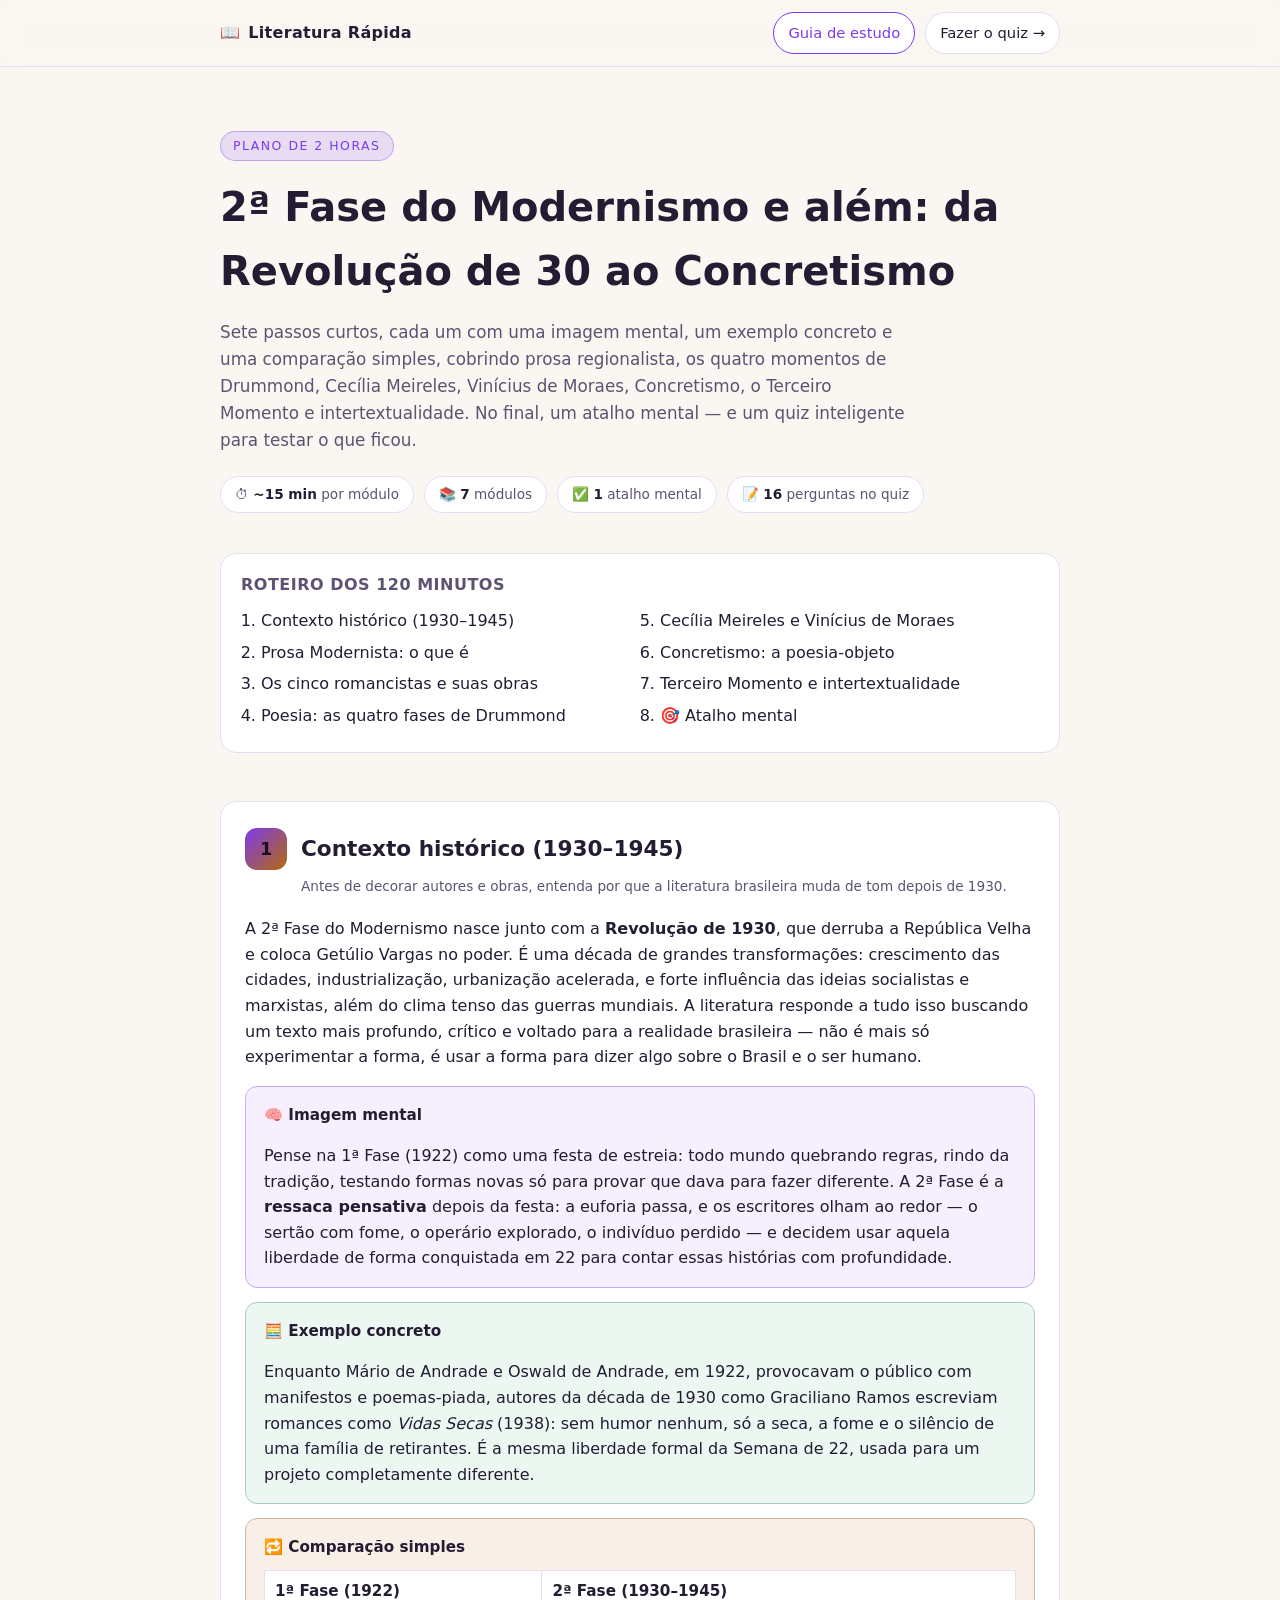
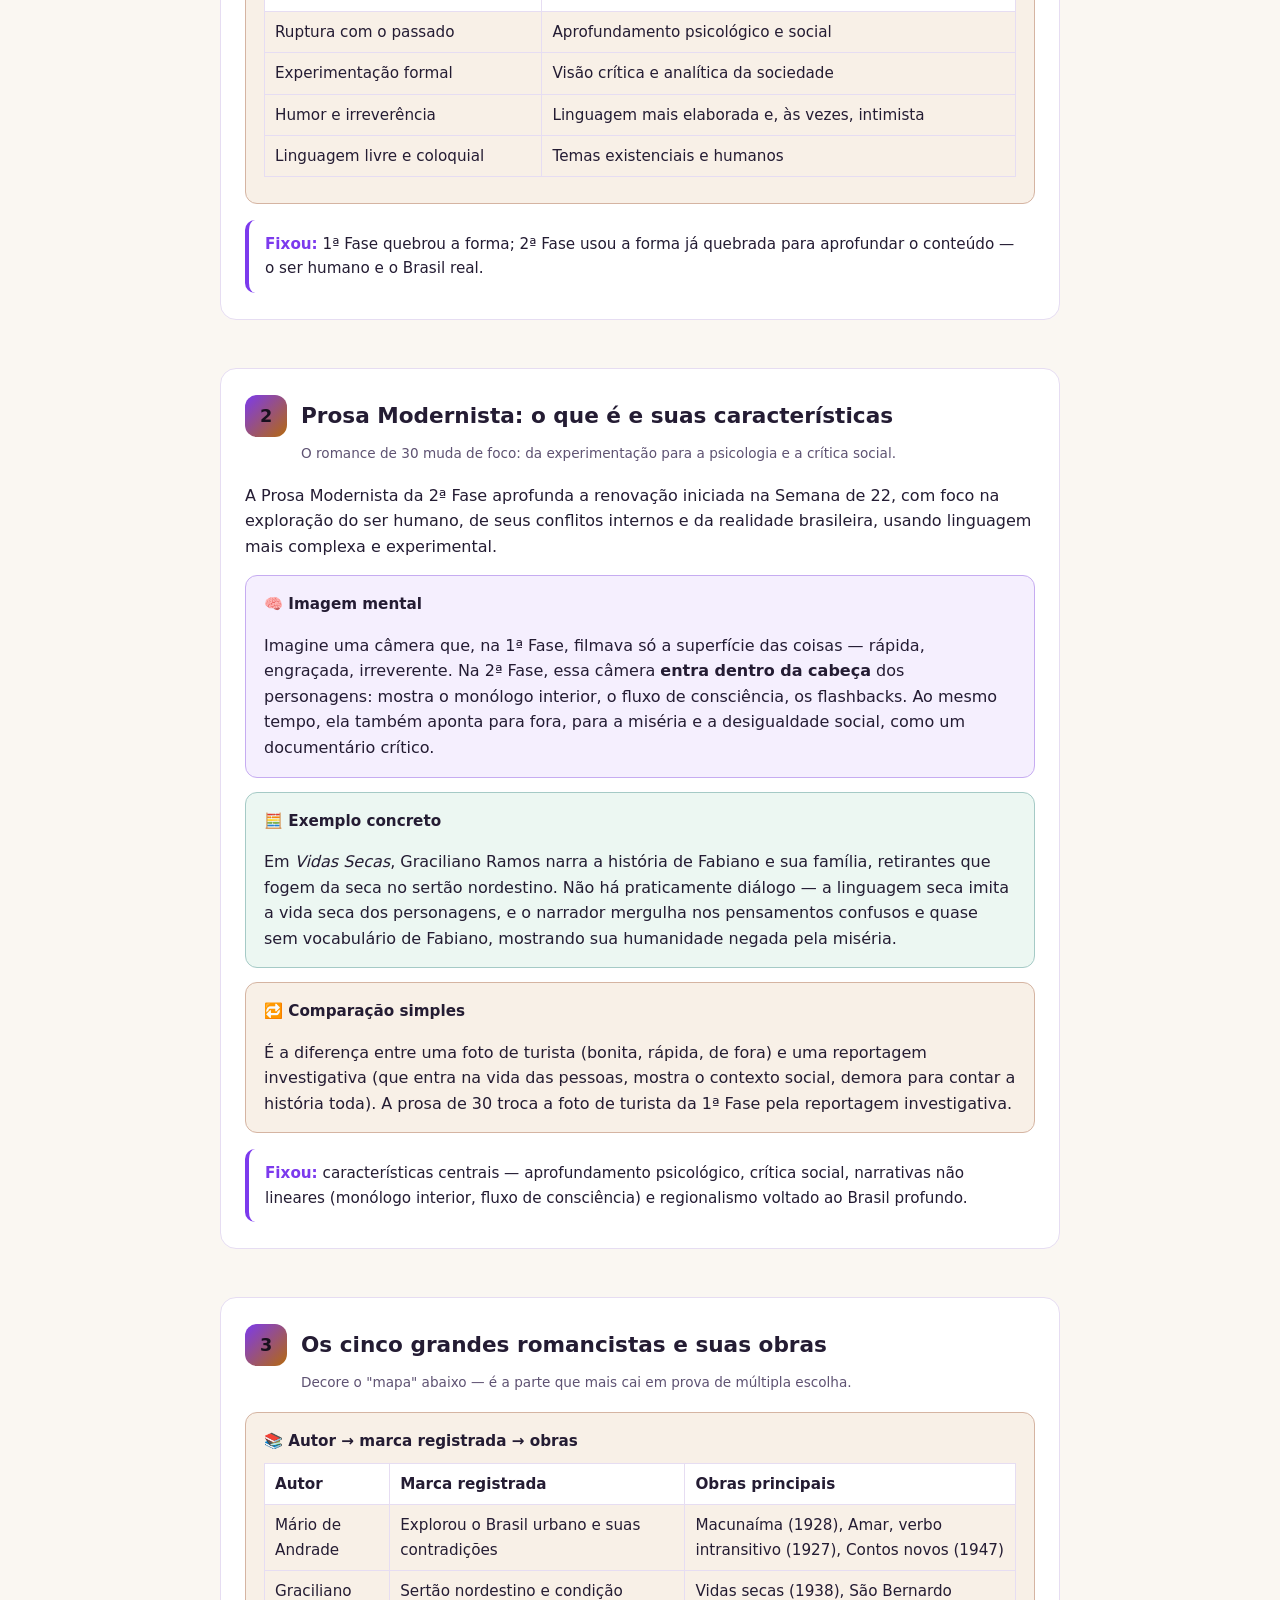
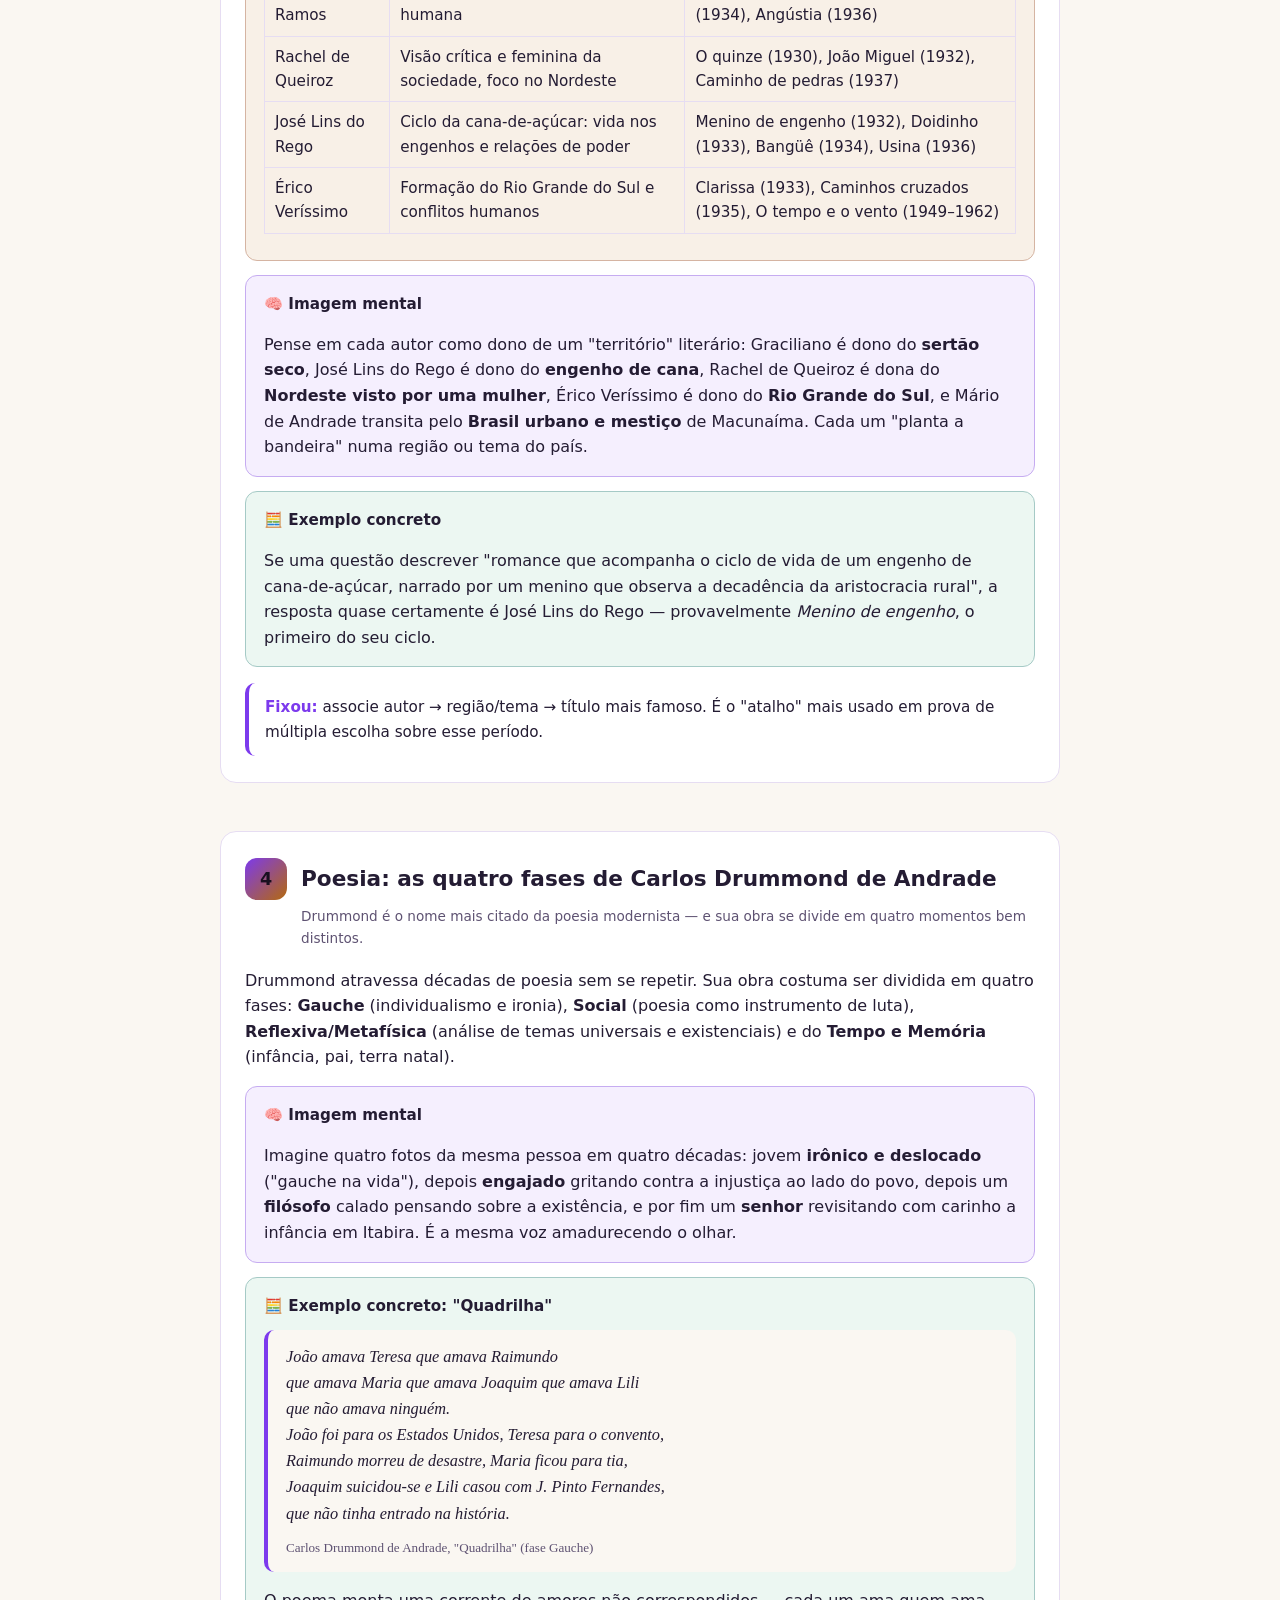
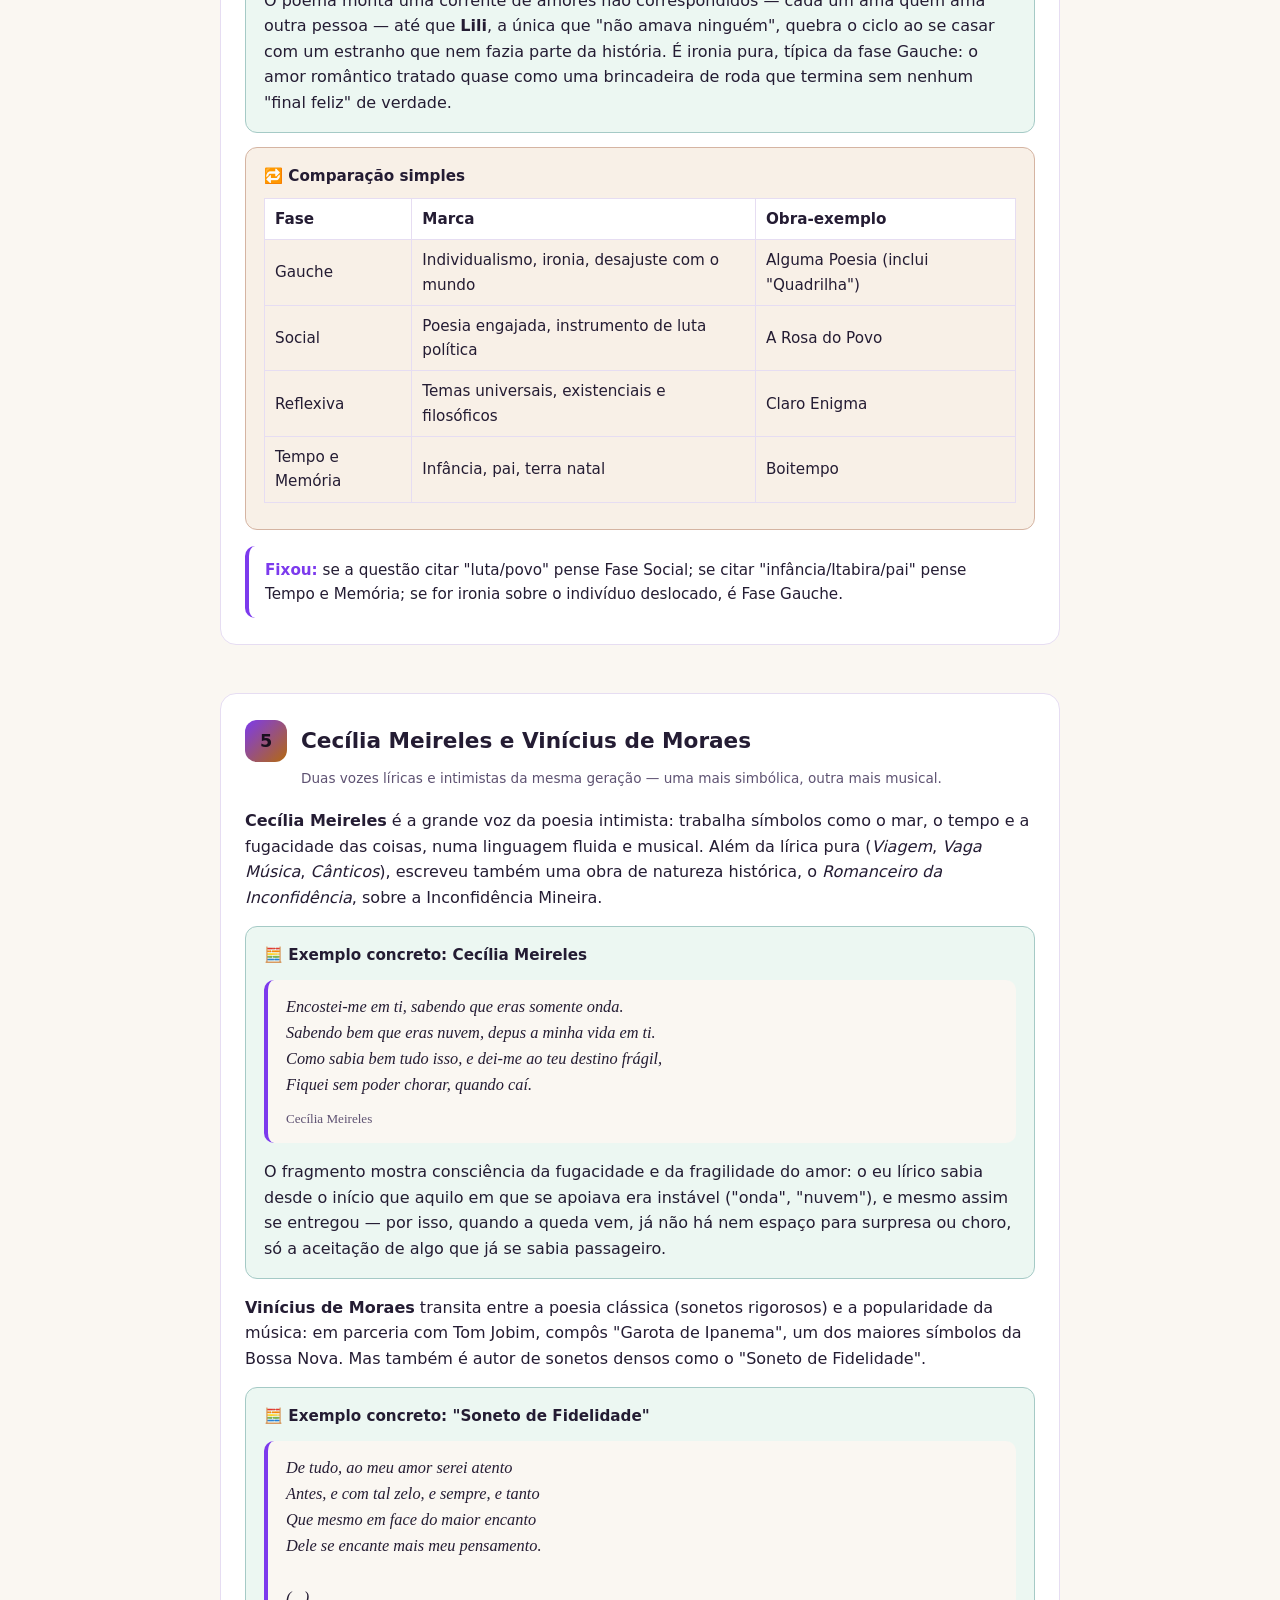
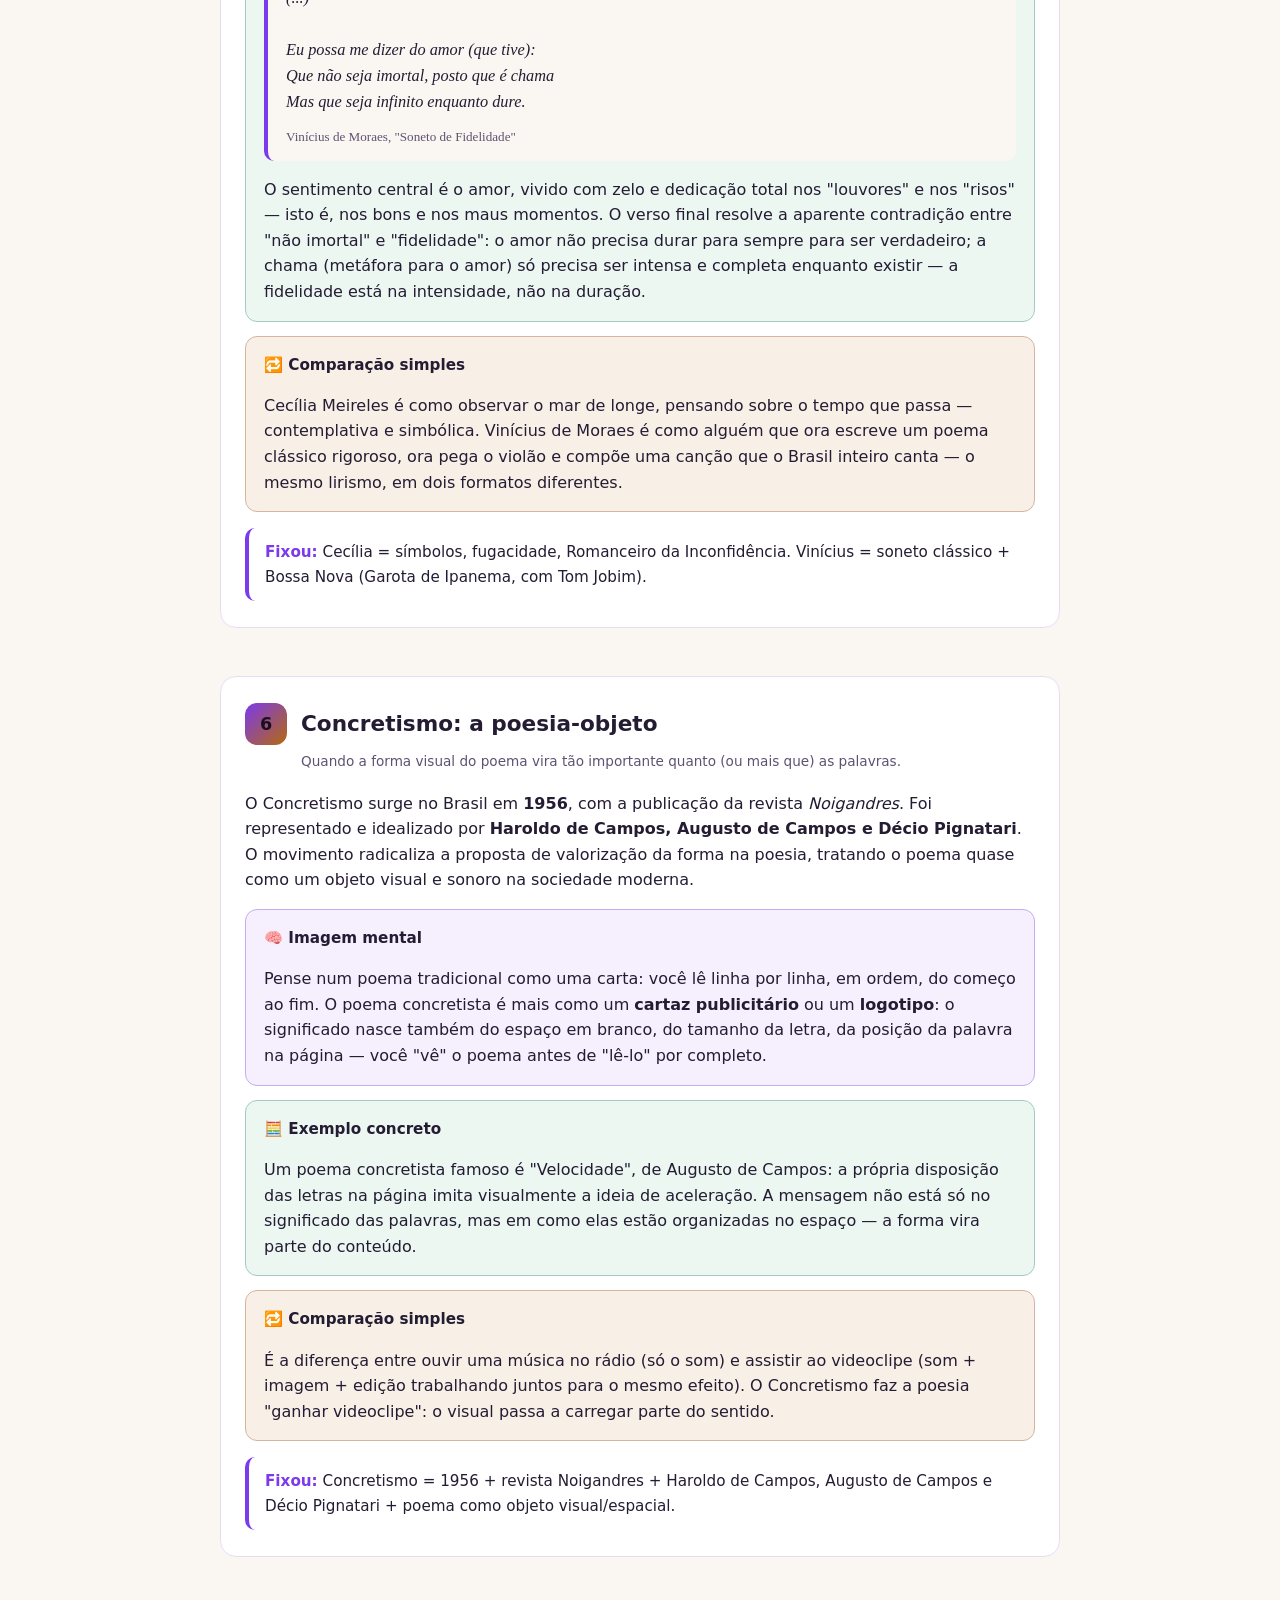
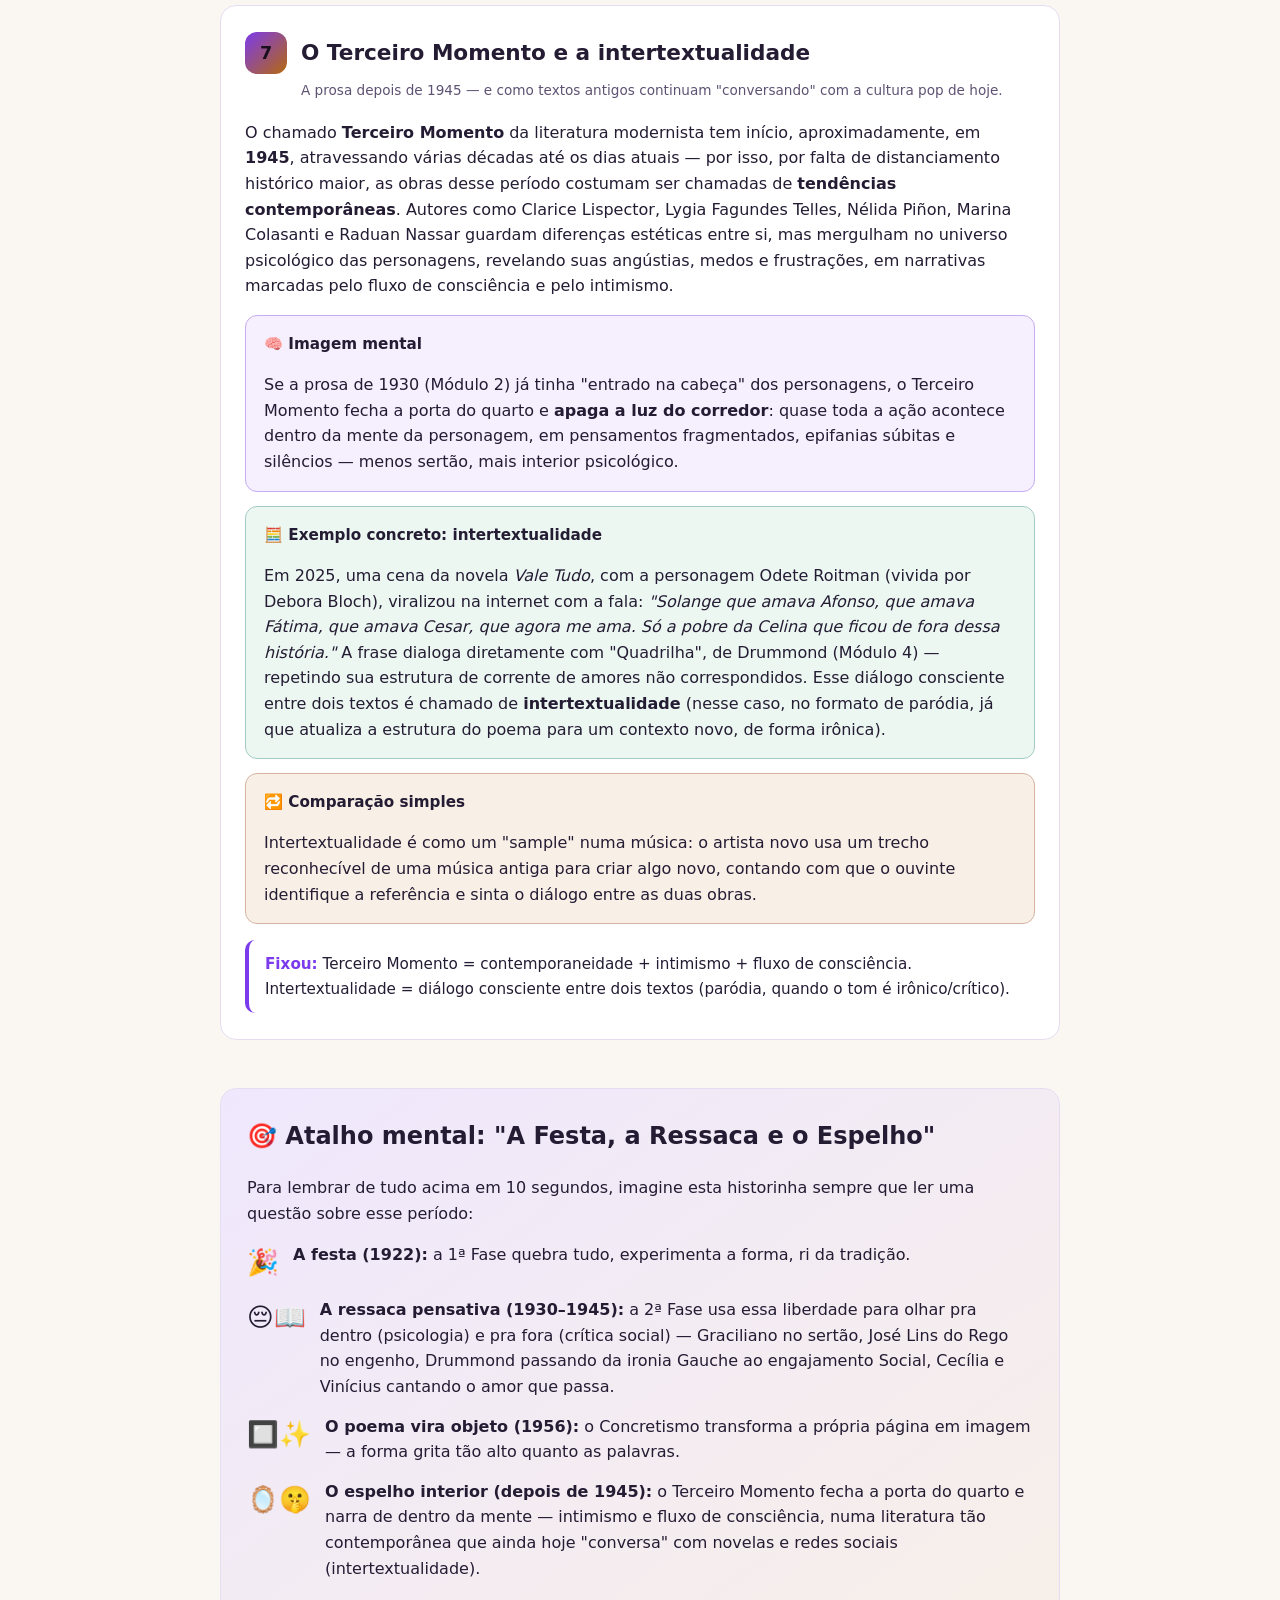
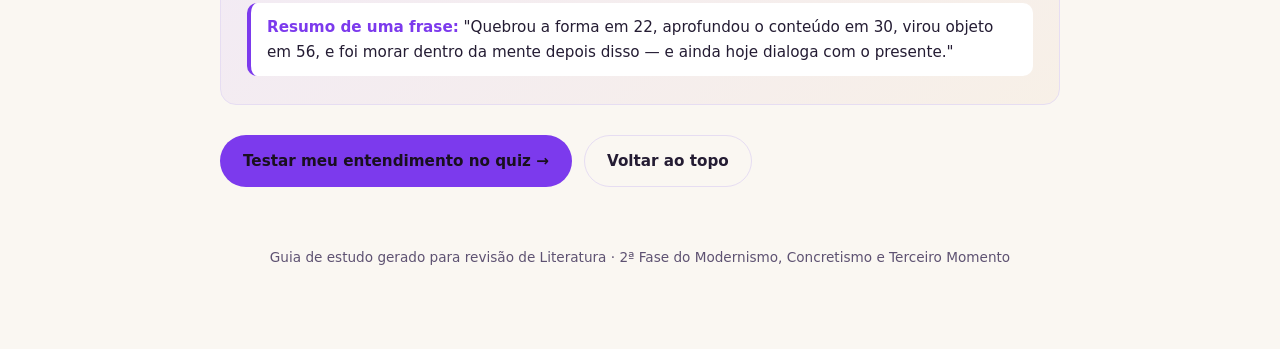
<file: index.html>
<!doctype html>
<html lang="pt-BR">
<head>
<meta charset="UTF-8" />
<meta name="viewport" content="width=device-width, initial-scale=1.0" />
<title>Modernismo Brasileiro em 2 Horas — Guia de Estudo</title>
<meta name="description" content="Guia rápido da 2ª Fase do Modernismo brasileiro: prosa regionalista/intimista, poesia de Drummond, Cecília Meireles e Vinícius de Moraes, Concretismo e o Terceiro Momento — com imagens mentais, exemplos e um atalho mental." />
<link rel="stylesheet" href="style.css" />
</head>
<body>

<div class="top-nav">
  <div class="top-nav-inner">
    <a class="brand" href="index.html"><span class="spark">📖</span> Literatura Rápida</a>
    <div class="nav-links">
      <a href="index.html" class="active">Guia de estudo</a>
      <a href="quiz.html">Fazer o quiz →</a>
    </div>
  </div>
</div>

<div class="wrap">

  <header class="hero">
    <span class="kicker">Plano de 2 horas</span>
    <h1>2ª Fase do Modernismo e além: da Revolução de 30 ao Concretismo</h1>
    <p class="subtitle">Sete passos curtos, cada um com uma imagem mental, um exemplo concreto e uma comparação simples, cobrindo prosa regionalista, os quatro momentos de Drummond, Cecília Meireles, Vinícius de Moraes, Concretismo, o Terceiro Momento e intertextualidade. No final, um atalho mental — e um quiz inteligente para testar o que ficou.</p>

    <div class="timebar">
      <span class="pill">⏱ <b>~15 min</b> por módulo</span>
      <span class="pill">📚 <b>7</b> módulos</span>
      <span class="pill">✅ <b>1</b> atalho mental</span>
      <span class="pill">📝 <b>16</b> perguntas no quiz</span>
    </div>
  </header>

  <nav class="toc" aria-label="Sumário">
    <h2>Roteiro dos 120 minutos</h2>
    <ol>
      <li><a href="#m1">Contexto histórico (1930–1945)</a></li>
      <li><a href="#m2">Prosa Modernista: o que é</a></li>
      <li><a href="#m3">Os cinco romancistas e suas obras</a></li>
      <li><a href="#m4">Poesia: as quatro fases de Drummond</a></li>
      <li><a href="#m5">Cecília Meireles e Vinícius de Moraes</a></li>
      <li><a href="#m6">Concretismo: a poesia-objeto</a></li>
      <li><a href="#m7">Terceiro Momento e intertextualidade</a></li>
      <li><a href="#atalho">🎯 Atalho mental</a></li>
    </ol>
  </nav>

  <!-- MODULE 1 -->
  <section class="module" id="m1">
    <div class="module-head">
      <div class="module-num">1</div>
      <h2>Contexto histórico (1930–1945)</h2>
    </div>
    <p class="module-tag">Antes de decorar autores e obras, entenda por que a literatura brasileira muda de tom depois de 1930.</p>

    <p>A 2ª Fase do Modernismo nasce junto com a <b>Revolução de 1930</b>, que derruba a República Velha e coloca Getúlio Vargas no poder. É uma década de grandes transformações: crescimento das cidades, industrialização, urbanização acelerada, e forte influência das ideias socialistas e marxistas, além do clima tenso das guerras mundiais. A literatura responde a tudo isso buscando um texto mais profundo, crítico e voltado para a realidade brasileira — não é mais só experimentar a forma, é usar a forma para dizer algo sobre o Brasil e o ser humano.</p>

    <div class="box image">
      <h3>🧠 Imagem mental</h3>
      <p>Pense na 1ª Fase (1922) como uma festa de estreia: todo mundo quebrando regras, rindo da tradição, testando formas novas só para provar que dava para fazer diferente. A 2ª Fase é a <b>ressaca pensativa</b> depois da festa: a euforia passa, e os escritores olham ao redor — o sertão com fome, o operário explorado, o indivíduo perdido — e decidem usar aquela liberdade de forma conquistada em 22 para contar essas histórias com profundidade.</p>
    </div>

    <div class="box example">
      <h3>🧮 Exemplo concreto</h3>
      <p>Enquanto Mário de Andrade e Oswald de Andrade, em 1922, provocavam o público com manifestos e poemas-piada, autores da década de 1930 como Graciliano Ramos escreviam romances como <i>Vidas Secas</i> (1938): sem humor nenhum, só a seca, a fome e o silêncio de uma família de retirantes. É a mesma liberdade formal da Semana de 22, usada para um projeto completamente diferente.</p>
    </div>

    <div class="box compare">
      <h3>🔁 Comparação simples</h3>
      <div class="table-wrap"><table class="compare-table">
        <tr><th>1ª Fase (1922)</th><th>2ª Fase (1930–1945)</th></tr>
        <tr><td>Ruptura com o passado</td><td>Aprofundamento psicológico e social</td></tr>
        <tr><td>Experimentação formal</td><td>Visão crítica e analítica da sociedade</td></tr>
        <tr><td>Humor e irreverência</td><td>Linguagem mais elaborada e, às vezes, intimista</td></tr>
        <tr><td>Linguagem livre e coloquial</td><td>Temas existenciais e humanos</td></tr>
      </table></div>
    </div>

    <div class="recall"><b>Fixou:</b> 1ª Fase quebrou a forma; 2ª Fase usou a forma já quebrada para aprofundar o conteúdo — o ser humano e o Brasil real.</div>
  </section>

  <!-- MODULE 2 -->
  <section class="module" id="m2">
    <div class="module-head">
      <div class="module-num">2</div>
      <h2>Prosa Modernista: o que é e suas características</h2>
    </div>
    <p class="module-tag">O romance de 30 muda de foco: da experimentação para a psicologia e a crítica social.</p>

    <p>A Prosa Modernista da 2ª Fase aprofunda a renovação iniciada na Semana de 22, com foco na exploração do ser humano, de seus conflitos internos e da realidade brasileira, usando linguagem mais complexa e experimental.</p>

    <div class="box image">
      <h3>🧠 Imagem mental</h3>
      <p>Imagine uma câmera que, na 1ª Fase, filmava só a superfície das coisas — rápida, engraçada, irreverente. Na 2ª Fase, essa câmera <b>entra dentro da cabeça</b> dos personagens: mostra o monólogo interior, o fluxo de consciência, os flashbacks. Ao mesmo tempo, ela também aponta para fora, para a miséria e a desigualdade social, como um documentário crítico.</p>
    </div>

    <div class="box example">
      <h3>🧮 Exemplo concreto</h3>
      <p>Em <i>Vidas Secas</i>, Graciliano Ramos narra a história de Fabiano e sua família, retirantes que fogem da seca no sertão nordestino. Não há praticamente diálogo — a linguagem seca imita a vida seca dos personagens, e o narrador mergulha nos pensamentos confusos e quase sem vocabulário de Fabiano, mostrando sua humanidade negada pela miséria.</p>
    </div>

    <div class="box compare">
      <h3>🔁 Comparação simples</h3>
      <p>É a diferença entre uma foto de turista (bonita, rápida, de fora) e uma reportagem investigativa (que entra na vida das pessoas, mostra o contexto social, demora para contar a história toda). A prosa de 30 troca a foto de turista da 1ª Fase pela reportagem investigativa.</p>
    </div>

    <div class="recall"><b>Fixou:</b> características centrais — aprofundamento psicológico, crítica social, narrativas não lineares (monólogo interior, fluxo de consciência) e regionalismo voltado ao Brasil profundo.</div>
  </section>

  <!-- MODULE 3 -->
  <section class="module" id="m3">
    <div class="module-head">
      <div class="module-num">3</div>
      <h2>Os cinco grandes romancistas e suas obras</h2>
    </div>
    <p class="module-tag">Decore o "mapa" abaixo — é a parte que mais cai em prova de múltipla escolha.</p>

    <div class="box compare">
      <h3>📚 Autor → marca registrada → obras</h3>
      <div class="table-wrap"><table class="compare-table">
        <tr><th>Autor</th><th>Marca registrada</th><th>Obras principais</th></tr>
        <tr><td>Mário de Andrade</td><td>Explorou o Brasil urbano e suas contradições</td><td>Macunaíma (1928), Amar, verbo intransitivo (1927), Contos novos (1947)</td></tr>
        <tr><td>Graciliano Ramos</td><td>Sertão nordestino e condição humana</td><td>Vidas secas (1938), São Bernardo (1934), Angústia (1936)</td></tr>
        <tr><td>Rachel de Queiroz</td><td>Visão crítica e feminina da sociedade, foco no Nordeste</td><td>O quinze (1930), João Miguel (1932), Caminho de pedras (1937)</td></tr>
        <tr><td>José Lins do Rego</td><td>Ciclo da cana-de-açúcar: vida nos engenhos e relações de poder</td><td>Menino de engenho (1932), Doidinho (1933), Bangüê (1934), Usina (1936)</td></tr>
        <tr><td>Érico Veríssimo</td><td>Formação do Rio Grande do Sul e conflitos humanos</td><td>Clarissa (1933), Caminhos cruzados (1935), O tempo e o vento (1949–1962)</td></tr>
      </table></div>
    </div>

    <div class="box image">
      <h3>🧠 Imagem mental</h3>
      <p>Pense em cada autor como dono de um "território" literário: Graciliano é dono do <b>sertão seco</b>, José Lins do Rego é dono do <b>engenho de cana</b>, Rachel de Queiroz é dona do <b>Nordeste visto por uma mulher</b>, Érico Veríssimo é dono do <b>Rio Grande do Sul</b>, e Mário de Andrade transita pelo <b>Brasil urbano e mestiço</b> de Macunaíma. Cada um "planta a bandeira" numa região ou tema do país.</p>
    </div>

    <div class="box example">
      <h3>🧮 Exemplo concreto</h3>
      <p>Se uma questão descrever "romance que acompanha o ciclo de vida de um engenho de cana-de-açúcar, narrado por um menino que observa a decadência da aristocracia rural", a resposta quase certamente é José Lins do Rego — provavelmente <i>Menino de engenho</i>, o primeiro do seu ciclo.</p>
    </div>

    <div class="recall"><b>Fixou:</b> associe autor → região/tema → título mais famoso. É o "atalho" mais usado em prova de múltipla escolha sobre esse período.</div>
  </section>

  <!-- MODULE 4 -->
  <section class="module" id="m4">
    <div class="module-head">
      <div class="module-num">4</div>
      <h2>Poesia: as quatro fases de Carlos Drummond de Andrade</h2>
    </div>
    <p class="module-tag">Drummond é o nome mais citado da poesia modernista — e sua obra se divide em quatro momentos bem distintos.</p>

    <p>Drummond atravessa décadas de poesia sem se repetir. Sua obra costuma ser dividida em quatro fases: <b>Gauche</b> (individualismo e ironia), <b>Social</b> (poesia como instrumento de luta), <b>Reflexiva/Metafísica</b> (análise de temas universais e existenciais) e do <b>Tempo e Memória</b> (infância, pai, terra natal).</p>

    <div class="box image">
      <h3>🧠 Imagem mental</h3>
      <p>Imagine quatro fotos da mesma pessoa em quatro décadas: jovem <b>irônico e deslocado</b> ("gauche na vida"), depois <b>engajado</b> gritando contra a injustiça ao lado do povo, depois um <b>filósofo</b> calado pensando sobre a existência, e por fim um <b>senhor</b> revisitando com carinho a infância em Itabira. É a mesma voz amadurecendo o olhar.</p>
    </div>

    <div class="box example">
      <h3>🧮 Exemplo concreto: "Quadrilha"</h3>
      <div class="poem">João amava Teresa que amava Raimundo
que amava Maria que amava Joaquim que amava Lili
que não amava ninguém.
João foi para os Estados Unidos, Teresa para o convento,
Raimundo morreu de desastre, Maria ficou para tia,
Joaquim suicidou-se e Lili casou com J. Pinto Fernandes,
que não tinha entrado na história.<span class="credit">Carlos Drummond de Andrade, "Quadrilha" (fase Gauche)</span></div>
      <p>O poema monta uma corrente de amores não correspondidos — cada um ama quem ama outra pessoa — até que <b>Lili</b>, a única que "não amava ninguém", quebra o ciclo ao se casar com um estranho que nem fazia parte da história. É ironia pura, típica da fase Gauche: o amor romântico tratado quase como uma brincadeira de roda que termina sem nenhum "final feliz" de verdade.</p>
    </div>

    <div class="box compare">
      <h3>🔁 Comparação simples</h3>
      <div class="table-wrap"><table class="compare-table">
        <tr><th>Fase</th><th>Marca</th><th>Obra-exemplo</th></tr>
        <tr><td>Gauche</td><td>Individualismo, ironia, desajuste com o mundo</td><td>Alguma Poesia (inclui "Quadrilha")</td></tr>
        <tr><td>Social</td><td>Poesia engajada, instrumento de luta política</td><td>A Rosa do Povo</td></tr>
        <tr><td>Reflexiva</td><td>Temas universais, existenciais e filosóficos</td><td>Claro Enigma</td></tr>
        <tr><td>Tempo e Memória</td><td>Infância, pai, terra natal</td><td>Boitempo</td></tr>
      </table></div>
    </div>

    <div class="recall"><b>Fixou:</b> se a questão citar "luta/povo" pense Fase Social; se citar "infância/Itabira/pai" pense Tempo e Memória; se for ironia sobre o indivíduo deslocado, é Fase Gauche.</div>
  </section>

  <!-- MODULE 5 -->
  <section class="module" id="m5">
    <div class="module-head">
      <div class="module-num">5</div>
      <h2>Cecília Meireles e Vinícius de Moraes</h2>
    </div>
    <p class="module-tag">Duas vozes líricas e intimistas da mesma geração — uma mais simbólica, outra mais musical.</p>

    <p><b>Cecília Meireles</b> é a grande voz da poesia intimista: trabalha símbolos como o mar, o tempo e a fugacidade das coisas, numa linguagem fluida e musical. Além da lírica pura (<i>Viagem</i>, <i>Vaga Música</i>, <i>Cânticos</i>), escreveu também uma obra de natureza histórica, o <i>Romanceiro da Inconfidência</i>, sobre a Inconfidência Mineira.</p>

    <div class="box example">
      <h3>🧮 Exemplo concreto: Cecília Meireles</h3>
      <div class="poem">Encostei-me em ti, sabendo que eras somente onda.
Sabendo bem que eras nuvem, depus a minha vida em ti.
Como sabia bem tudo isso, e dei-me ao teu destino frágil,
Fiquei sem poder chorar, quando caí.<span class="credit">Cecília Meireles</span></div>
      <p>O fragmento mostra consciência da fugacidade e da fragilidade do amor: o eu lírico sabia desde o início que aquilo em que se apoiava era instável ("onda", "nuvem"), e mesmo assim se entregou — por isso, quando a queda vem, já não há nem espaço para surpresa ou choro, só a aceitação de algo que já se sabia passageiro.</p>
    </div>

    <p><b>Vinícius de Moraes</b> transita entre a poesia clássica (sonetos rigorosos) e a popularidade da música: em parceria com Tom Jobim, compôs "Garota de Ipanema", um dos maiores símbolos da Bossa Nova. Mas também é autor de sonetos densos como o "Soneto de Fidelidade".</p>

    <div class="box example">
      <h3>🧮 Exemplo concreto: "Soneto de Fidelidade"</h3>
      <div class="poem">De tudo, ao meu amor serei atento
Antes, e com tal zelo, e sempre, e tanto
Que mesmo em face do maior encanto
Dele se encante mais meu pensamento.

(...)

Eu possa me dizer do amor (que tive):
Que não seja imortal, posto que é chama
Mas que seja infinito enquanto dure.<span class="credit">Vinícius de Moraes, "Soneto de Fidelidade"</span></div>
      <p>O sentimento central é o amor, vivido com zelo e dedicação total nos "louvores" e nos "risos" — isto é, nos bons e nos maus momentos. O verso final resolve a aparente contradição entre "não imortal" e "fidelidade": o amor não precisa durar para sempre para ser verdadeiro; a chama (metáfora para o amor) só precisa ser intensa e completa enquanto existir — a fidelidade está na intensidade, não na duração.</p>
    </div>

    <div class="box compare">
      <h3>🔁 Comparação simples</h3>
      <p>Cecília Meireles é como observar o mar de longe, pensando sobre o tempo que passa — contemplativa e simbólica. Vinícius de Moraes é como alguém que ora escreve um poema clássico rigoroso, ora pega o violão e compõe uma canção que o Brasil inteiro canta — o mesmo lirismo, em dois formatos diferentes.</p>
    </div>

    <div class="recall"><b>Fixou:</b> Cecília = símbolos, fugacidade, Romanceiro da Inconfidência. Vinícius = soneto clássico + Bossa Nova (Garota de Ipanema, com Tom Jobim).</div>
  </section>

  <!-- MODULE 6 -->
  <section class="module" id="m6">
    <div class="module-head">
      <div class="module-num">6</div>
      <h2>Concretismo: a poesia-objeto</h2>
    </div>
    <p class="module-tag">Quando a forma visual do poema vira tão importante quanto (ou mais que) as palavras.</p>

    <p>O Concretismo surge no Brasil em <b>1956</b>, com a publicação da revista <i>Noigandres</i>. Foi representado e idealizado por <b>Haroldo de Campos, Augusto de Campos e Décio Pignatari</b>. O movimento radicaliza a proposta de valorização da forma na poesia, tratando o poema quase como um objeto visual e sonoro na sociedade moderna.</p>

    <div class="box image">
      <h3>🧠 Imagem mental</h3>
      <p>Pense num poema tradicional como uma carta: você lê linha por linha, em ordem, do começo ao fim. O poema concretista é mais como um <b>cartaz publicitário</b> ou um <b>logotipo</b>: o significado nasce também do espaço em branco, do tamanho da letra, da posição da palavra na página — você "vê" o poema antes de "lê-lo" por completo.</p>
    </div>

    <div class="box example">
      <h3>🧮 Exemplo concreto</h3>
      <p>Um poema concretista famoso é "Velocidade", de Augusto de Campos: a própria disposição das letras na página imita visualmente a ideia de aceleração. A mensagem não está só no significado das palavras, mas em como elas estão organizadas no espaço — a forma vira parte do conteúdo.</p>
    </div>

    <div class="box compare">
      <h3>🔁 Comparação simples</h3>
      <p>É a diferença entre ouvir uma música no rádio (só o som) e assistir ao videoclipe (som + imagem + edição trabalhando juntos para o mesmo efeito). O Concretismo faz a poesia "ganhar videoclipe": o visual passa a carregar parte do sentido.</p>
    </div>

    <div class="recall"><b>Fixou:</b> Concretismo = 1956 + revista Noigandres + Haroldo de Campos, Augusto de Campos e Décio Pignatari + poema como objeto visual/espacial.</div>
  </section>

  <!-- MODULE 7 -->
  <section class="module" id="m7">
    <div class="module-head">
      <div class="module-num">7</div>
      <h2>O Terceiro Momento e a intertextualidade</h2>
    </div>
    <p class="module-tag">A prosa depois de 1945 — e como textos antigos continuam "conversando" com a cultura pop de hoje.</p>

    <p>O chamado <b>Terceiro Momento</b> da literatura modernista tem início, aproximadamente, em <b>1945</b>, atravessando várias décadas até os dias atuais — por isso, por falta de distanciamento histórico maior, as obras desse período costumam ser chamadas de <b>tendências contemporâneas</b>. Autores como Clarice Lispector, Lygia Fagundes Telles, Nélida Piñon, Marina Colasanti e Raduan Nassar guardam diferenças estéticas entre si, mas mergulham no universo psicológico das personagens, revelando suas angústias, medos e frustrações, em narrativas marcadas pelo fluxo de consciência e pelo intimismo.</p>

    <div class="box image">
      <h3>🧠 Imagem mental</h3>
      <p>Se a prosa de 1930 (Módulo 2) já tinha "entrado na cabeça" dos personagens, o Terceiro Momento fecha a porta do quarto e <b>apaga a luz do corredor</b>: quase toda a ação acontece dentro da mente da personagem, em pensamentos fragmentados, epifanias súbitas e silêncios — menos sertão, mais interior psicológico.</p>
    </div>

    <div class="box example">
      <h3>🧮 Exemplo concreto: intertextualidade</h3>
      <p>Em 2025, uma cena da novela <i>Vale Tudo</i>, com a personagem Odete Roitman (vivida por Debora Bloch), viralizou na internet com a fala: <i>"Solange que amava Afonso, que amava Fátima, que amava Cesar, que agora me ama. Só a pobre da Celina que ficou de fora dessa história."</i> A frase dialoga diretamente com "Quadrilha", de Drummond (Módulo 4) — repetindo sua estrutura de corrente de amores não correspondidos. Esse diálogo consciente entre dois textos é chamado de <b>intertextualidade</b> (nesse caso, no formato de paródia, já que atualiza a estrutura do poema para um contexto novo, de forma irônica).</p>
    </div>

    <div class="box compare">
      <h3>🔁 Comparação simples</h3>
      <p>Intertextualidade é como um "sample" numa música: o artista novo usa um trecho reconhecível de uma música antiga para criar algo novo, contando com que o ouvinte identifique a referência e sinta o diálogo entre as duas obras.</p>
    </div>

    <div class="recall"><b>Fixou:</b> Terceiro Momento = contemporaneidade + intimismo + fluxo de consciência. Intertextualidade = diálogo consciente entre dois textos (paródia, quando o tom é irônico/crítico).</div>
  </section>

  <!-- MNEMONIC -->
  <section class="mnemonic" id="atalho">
    <h2>🎯 Atalho mental: "A Festa, a Ressaca e o Espelho"</h2>
    <p>Para lembrar de tudo acima em 10 segundos, imagine esta historinha sempre que ler uma questão sobre esse período:</p>

    <div class="story-step">
      <div class="story-emoji">🎉</div>
      <div><b>A festa (1922):</b> a 1ª Fase quebra tudo, experimenta a forma, ri da tradição.</div>
    </div>
    <div class="story-step">
      <div class="story-emoji">😔📖</div>
      <div><b>A ressaca pensativa (1930–1945):</b> a 2ª Fase usa essa liberdade para olhar pra dentro (psicologia) e pra fora (crítica social) — Graciliano no sertão, José Lins do Rego no engenho, Drummond passando da ironia Gauche ao engajamento Social, Cecília e Vinícius cantando o amor que passa.</div>
    </div>
    <div class="story-step">
      <div class="story-emoji">🔲✨</div>
      <div><b>O poema vira objeto (1956):</b> o Concretismo transforma a própria página em imagem — a forma grita tão alto quanto as palavras.</div>
    </div>
    <div class="story-step">
      <div class="story-emoji">🪞🤫</div>
      <div><b>O espelho interior (depois de 1945):</b> o Terceiro Momento fecha a porta do quarto e narra de dentro da mente — intimismo e fluxo de consciência, numa literatura tão contemporânea que ainda hoje "conversa" com novelas e redes sociais (intertextualidade).</div>
    </div>

    <div class="recall" style="margin-top:22px;"><b>Resumo de uma frase:</b> "Quebrou a forma em 22, aprofundou o conteúdo em 30, virou objeto em 56, e foi morar dentro da mente depois disso — e ainda hoje dialoga com o presente."</div>
  </section>

  <div class="cta-row">
    <a class="btn primary" href="quiz.html">Testar meu entendimento no quiz →</a>
    <a class="btn ghost" href="#m1">Voltar ao topo</a>
  </div>

  <footer>Guia de estudo gerado para revisão de Literatura · 2ª Fase do Modernismo, Concretismo e Terceiro Momento</footer>
</div>

</body>
</html>
</file>
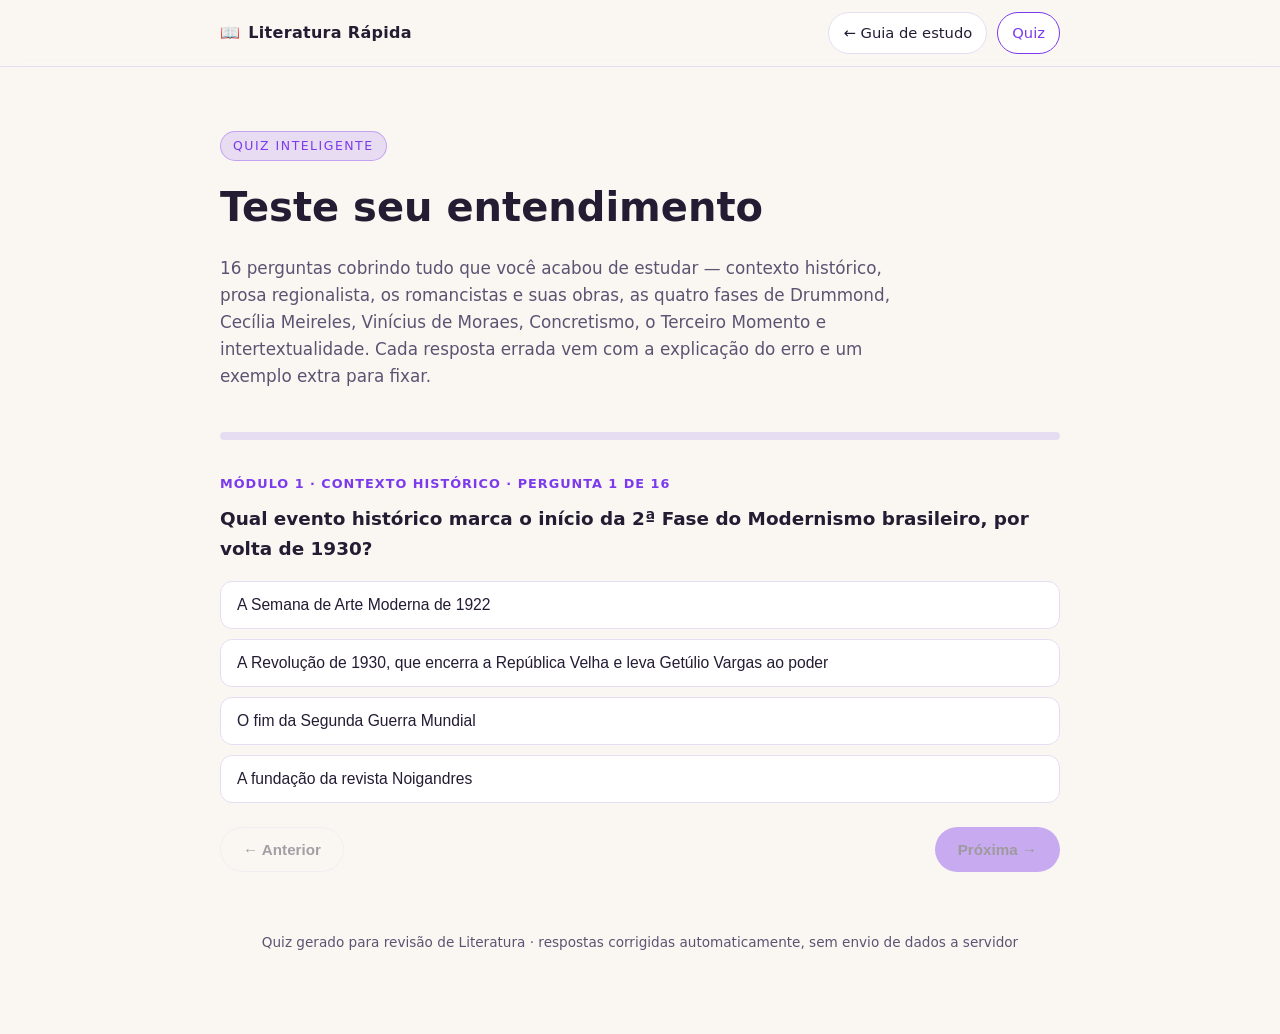
<file: quiz.html>
<!doctype html>
<html lang="pt-BR">
<head>
<meta charset="UTF-8" />
<meta name="viewport" content="width=device-width, initial-scale=1.0" />
<title>Quiz — Modernismo Brasileiro em 2 Horas</title>
<meta name="description" content="Quiz inteligente sobre a 2ª Fase do Modernismo, Drummond, Cecília Meireles, Vinícius de Moraes, Concretismo e o Terceiro Momento, com correção e explicação dos erros." />
<link rel="stylesheet" href="style.css" />
</head>
<body>

<div class="top-nav">
  <div class="top-nav-inner">
    <a class="brand" href="index.html"><span class="spark">📖</span> Literatura Rápida</a>
    <div class="nav-links">
      <a href="index.html">← Guia de estudo</a>
      <a href="quiz.html" class="active">Quiz</a>
    </div>
  </div>
</div>

<div class="wrap">
  <header class="hero">
    <span class="kicker">Quiz inteligente</span>
    <h1>Teste seu entendimento</h1>
    <p class="subtitle">16 perguntas cobrindo tudo que você acabou de estudar — contexto histórico, prosa regionalista, os romancistas e suas obras, as quatro fases de Drummond, Cecília Meireles, Vinícius de Moraes, Concretismo, o Terceiro Momento e intertextualidade. Cada resposta errada vem com a explicação do erro e um exemplo extra para fixar.</p>
  </header>

  <div class="progress-wrap"><div id="progress-bar"></div></div>

  <div id="quiz-root"></div>

  <div id="results">
    <h2>Resultado</h2>
    <div class="score-ring" id="score-ring" style="--pct:0"><span id="score-text">0/16</span></div>
    <p id="score-msg" style="color:var(--muted); max-width:55ch; margin:0 auto 26px;"></p>
    <div id="review-list" style="text-align:left;"></div>
    <div class="cta-row" style="justify-content:center;">
      <button class="btn primary" id="retry-btn" type="button">Refazer o quiz</button>
      <a class="btn ghost" href="index.html">Rever o guia de estudo</a>
    </div>
  </div>

  <footer>Quiz gerado para revisão de Literatura · respostas corrigidas automaticamente, sem envio de dados a servidor</footer>
</div>

<script src="quiz.js"></script>
</body>
</html>
</file>
<file: style.css>
:root {
  --bg: #130f1a;
  --bg-soft: #1b1626;
  --card: #211a2e;
  --text: #f1ecf9;
  --muted: #b3a8c7;
  --accent: #c9a7ff;
  --accent2: #f4b860;
  --good: #5ee6a0;
  --bad: #ff6b7a;
  --border: #352a47;
  --radius: 16px;
}

@media (prefers-color-scheme: light) {
  :root {
    --bg: #faf7f2;
    --bg-soft: #ffffff;
    --card: #ffffff;
    --text: #241c33;
    --muted: #5e5272;
    --accent: #7c3aed;
    --accent2: #b4690e;
    --good: #0e9f5f;
    --bad: #d83a4a;
    --border: #e6ddf2;
  }
}
:root[data-theme="dark"] {
  --bg: #130f1a; --bg-soft: #1b1626; --card: #211a2e; --text: #f1ecf9;
  --muted: #b3a8c7; --accent: #c9a7ff; --accent2: #f4b860; --good: #5ee6a0;
  --bad: #ff6b7a; --border: #352a47;
}
:root[data-theme="light"] {
  --bg: #faf7f2; --bg-soft: #ffffff; --card: #ffffff; --text: #241c33;
  --muted: #5e5272; --accent: #7c3aed; --accent2: #b4690e; --good: #0e9f5f;
  --bad: #d83a4a; --border: #e6ddf2;
}

* { box-sizing: border-box; }
html, body { margin: 0; padding: 0; }
body {
  background: var(--bg);
  color: var(--text);
  font-family: "Segoe UI", system-ui, -apple-system, Roboto, Arial, sans-serif;
  line-height: 1.6;
  overflow-x: hidden;
}

.wrap {
  max-width: 880px;
  margin: 0 auto;
  padding: 28px 20px 80px;
}

.top-nav {
  position: sticky;
  top: 0;
  z-index: 50;
  background: color-mix(in srgb, var(--bg) 88%, transparent);
  backdrop-filter: blur(8px);
  border-bottom: 1px solid var(--border);
}
.top-nav-inner {
  max-width: 880px;
  margin: 0 auto;
  padding: 12px 20px;
  display: flex;
  align-items: center;
  justify-content: space-between;
  gap: 12px;
  flex-wrap: wrap;
}
.brand { font-weight: 800; letter-spacing: 0.3px; color: var(--text); text-decoration: none; display:flex; align-items:center; gap:8px; }
.brand .spark { color: var(--accent); }
.nav-links { display: flex; gap: 10px; flex-wrap: wrap; }
.nav-links a {
  color: var(--text);
  text-decoration: none;
  font-size: 0.92rem;
  padding: 8px 14px;
  border-radius: 999px;
  border: 1px solid var(--border);
  background: var(--bg-soft);
  white-space: nowrap;
}
.nav-links a.active, .nav-links a:hover { border-color: var(--accent); color: var(--accent); }

header.hero {
  padding: 36px 0 8px;
}
.kicker {
  display: inline-block;
  font-size: 0.78rem;
  letter-spacing: 1.5px;
  text-transform: uppercase;
  color: var(--accent);
  background: color-mix(in srgb, var(--accent) 14%, transparent);
  border: 1px solid color-mix(in srgb, var(--accent) 35%, transparent);
  padding: 4px 12px;
  border-radius: 999px;
  margin-bottom: 14px;
}
h1 { font-size: clamp(1.7rem, 4vw, 2.5rem); margin: 0 0 10px; }
.subtitle { color: var(--muted); font-size: 1.05rem; max-width: 65ch; }

.timebar {
  display: flex;
  gap: 10px;
  margin: 22px 0 6px;
  flex-wrap: wrap;
}
.pill {
  background: var(--card);
  border: 1px solid var(--border);
  border-radius: 999px;
  padding: 7px 14px;
  font-size: 0.85rem;
  color: var(--muted);
}
.pill b { color: var(--text); }

nav.toc {
  background: var(--card);
  border: 1px solid var(--border);
  border-radius: var(--radius);
  padding: 18px 20px;
  margin: 26px 0;
}
nav.toc h2 { margin: 0 0 10px; font-size: 1rem; color: var(--muted); font-weight: 700; text-transform: uppercase; letter-spacing: 0.5px;}
nav.toc ol { margin: 0; padding-left: 20px; columns: 2; gap: 20px; }
nav.toc li { margin-bottom: 6px; }
nav.toc a { color: var(--text); text-decoration: none; }
nav.toc a:hover { color: var(--accent); }
@media (max-width: 640px) { nav.toc ol { columns: 1; } }

@media (max-width: 480px) {
  .wrap { padding: 20px 14px 60px; }
  section.module { padding: 20px 16px; margin: 32px 0; }
  .module-tag { margin-left: 0; margin-top: 4px; }
  .module-head { flex-wrap: wrap; }
  .box { padding: 14px; }
  .poem { padding: 12px 14px; }
}

section.module {
  margin: 48px 0;
  padding: 26px 24px;
  background: var(--card);
  border: 1px solid var(--border);
  border-radius: var(--radius);
  scroll-margin-top: 90px;
}
.module-head {
  display: flex;
  align-items: center;
  gap: 14px;
  margin-bottom: 6px;
}
.module-num {
  flex: none;
  width: 42px; height: 42px;
  border-radius: 12px;
  background: linear-gradient(135deg, var(--accent), var(--accent2));
  color: #19101f;
  font-weight: 800;
  display: flex; align-items: center; justify-content: center;
  font-size: 1.1rem;
}
.module-head h2 { margin: 0; font-size: 1.35rem; }
.module-tag { color: var(--muted); font-size: 0.85rem; margin: 0 0 18px 56px; }

.box {
  border-radius: 12px;
  padding: 16px 18px;
  margin: 14px 0;
  border: 1px solid var(--border);
}
.box h3 { margin: 0 0 8px; font-size: 0.95rem; display:flex; align-items:center; gap:8px;}
.box.image { background: color-mix(in srgb, var(--accent) 8%, var(--bg-soft)); border-color: color-mix(in srgb, var(--accent) 30%, var(--border)); }
.box.example { background: color-mix(in srgb, var(--good) 8%, var(--bg-soft)); border-color: color-mix(in srgb, var(--good) 30%, var(--border)); }
.box.compare { background: color-mix(in srgb, var(--accent2) 10%, var(--bg-soft)); border-color: color-mix(in srgb, var(--accent2) 35%, var(--border)); }
.box p:last-child { margin-bottom: 0; }

.formula {
  font-family: "Cambria Math", Georgia, serif;
  font-size: 1.15rem;
  background: var(--bg);
  border: 1px dashed var(--border);
  border-radius: 10px;
  padding: 10px 16px;
  display: inline-block;
  margin: 10px 0;
}

.poem {
  font-family: Georgia, "Cambria", serif;
  font-style: italic;
  font-size: 1.02rem;
  background: var(--bg);
  border-left: 4px solid var(--accent);
  border-radius: 10px;
  padding: 14px 18px;
  margin: 12px 0;
  white-space: pre-line;
  color: var(--text);
}
.poem .credit { display:block; margin-top:10px; font-style: normal; font-size: 0.82rem; color: var(--muted); }

.table-wrap { overflow-x: auto; margin: 10px 0; -webkit-overflow-scrolling: touch; }
table.compare-table { width: 100%; min-width: 420px; border-collapse: collapse; margin: 0; font-size: 0.95rem; }
table.compare-table th, table.compare-table td { border: 1px solid var(--border); padding: 8px 10px; text-align: left; }
table.compare-table th { background: var(--bg-soft); }

.recall {
  margin-top: 16px;
  padding: 12px 16px;
  border-radius: 10px;
  background: var(--bg-soft);
  border-left: 4px solid var(--accent);
  font-size: 0.95rem;
}
.recall b { color: var(--accent); }

.mnemonic {
  background: linear-gradient(145deg, color-mix(in srgb, var(--accent) 12%, var(--card)), color-mix(in srgb, var(--accent2) 10%, var(--card)));
  border: 1px solid var(--border);
  border-radius: var(--radius);
  padding: 28px 26px;
}
.mnemonic h2 { margin-top: 0; }
.story-step {
  display: flex;
  gap: 14px;
  margin: 14px 0;
  align-items: flex-start;
}
.story-emoji { font-size: 1.6rem; flex: none; }

.cta-row { display: flex; gap: 12px; flex-wrap: wrap; margin-top: 30px; }
.btn {
  display: inline-block;
  padding: 13px 22px;
  border-radius: 999px;
  text-decoration: none;
  font-weight: 700;
  font-size: 0.95rem;
  border: 1px solid transparent;
}
.btn.primary { background: var(--accent); color: #19101f; }
.btn.ghost { background: transparent; border-color: var(--border); color: var(--text); }
.btn.primary:hover { opacity: 0.9; }
.btn.ghost:hover { border-color: var(--accent); color: var(--accent); }

footer { margin-top: 60px; color: var(--muted); font-size: 0.85rem; text-align: center; }

/* Quiz-specific */
.progress-wrap { background: var(--border); border-radius: 999px; height: 8px; overflow: hidden; margin: 18px 0 30px; }
#progress-bar { height: 100%; width: 0%; background: linear-gradient(90deg, var(--accent), var(--accent2)); transition: width 0.3s ease; }

.quiz-card { display: none; }
.quiz-card.active { display: block; }
.quiz-card .qtag { color: var(--accent); font-size: 0.8rem; text-transform: uppercase; letter-spacing: 1px; font-weight: 700; }
.quiz-card h3 { margin: 8px 0 18px; font-size: 1.15rem; }
.options { display: flex; flex-direction: column; gap: 10px; }
.option {
  text-align: left;
  padding: 14px 16px;
  border-radius: 12px;
  border: 1px solid var(--border);
  background: var(--bg-soft);
  color: var(--text);
  cursor: pointer;
  font-size: 0.98rem;
  transition: all 0.15s ease;
}
.option:hover:not(:disabled) { border-color: var(--accent); }
.option.correct { background: color-mix(in srgb, var(--good) 22%, var(--bg-soft)); border-color: var(--good); }
.option.incorrect { background: color-mix(in srgb, var(--bad) 20%, var(--bg-soft)); border-color: var(--bad); }
.option:disabled { cursor: default; }

.feedback {
  margin-top: 18px;
  padding: 16px 18px;
  border-radius: 12px;
  display: none;
}
.feedback.show { display: block; }
.feedback.ok { background: color-mix(in srgb, var(--good) 14%, var(--bg-soft)); border: 1px solid var(--good); }
.feedback.no { background: color-mix(in srgb, var(--bad) 14%, var(--bg-soft)); border: 1px solid var(--bad); }
.feedback .verdict { font-weight: 800; margin-bottom: 6px; }
.feedback .verdict.ok-text { color: var(--good); }
.feedback .verdict.no-text { color: var(--bad); }
.feedback .example { margin-top: 10px; padding-top: 10px; border-top: 1px dashed var(--border); font-size: 0.92rem; color: var(--muted); }
.feedback .example b { color: var(--text); }

.quiz-nav { display: flex; justify-content: space-between; margin-top: 24px; }

#results { display: none; text-align: center; }
#results.show { display: block; }
.score-ring {
  width: 150px; height: 150px; border-radius: 50%; margin: 10px auto 20px;
  display: flex; align-items: center; justify-content: center;
  font-size: 2.1rem; font-weight: 800;
  background: conic-gradient(var(--accent) calc(var(--pct, 0) * 1%), var(--border) 0);
}
.score-ring span { background: var(--bg); width: 118px; height: 118px; border-radius: 50%; display:flex; align-items:center; justify-content:center; }
.review-item { text-align: left; padding: 14px 16px; border-radius: 12px; border: 1px solid var(--border); margin-bottom: 10px; background: var(--bg-soft); }
.review-item.wrong { border-left: 4px solid var(--bad); }
.review-item.right { border-left: 4px solid var(--good); }
</file>
